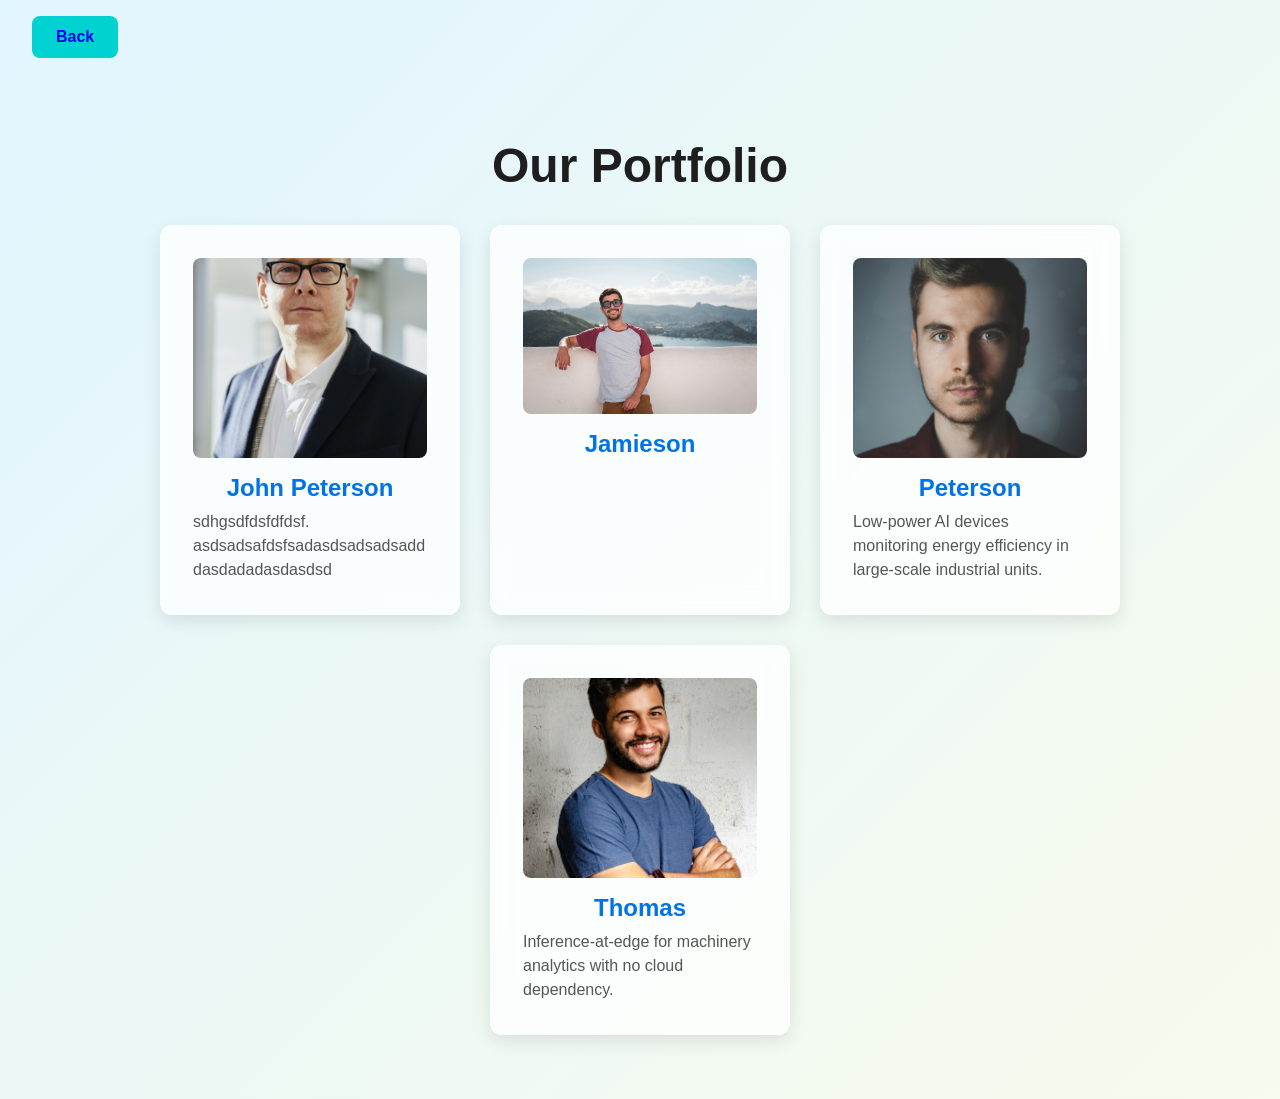
<file: about.html>
<!DOCTYPE html>
<html lang="en">
<head>
  <meta charset="UTF-8" />
  <meta name="viewport" content="width=device-width, initial-scale=1.0" />
  <title>CIMETRIC Portfolio</title>
  <link rel="stylesheet" href="styl.css" />
</head>
<body>
    <div class="btn"><a href="index.html">Back</a></div>
    <section class="feature">
        <h1 class="section-title">Our Portfolio</h1>
        <div class="feature-grid">
            <div class="feature-card">
                <img src="one_p.jpg" alt="Project One" />
                <h2>John Peterson</h2>
                <p>sdhgsdfdsfdfdsf.
                    asdsadsafdsfsadasdsadsadsadddasdadadasdasdsd
                </p>
            </div>
            <div class="feature-card">
                <img src="two_p.jpg" alt="Project Two" />
                <h2>Jamieson</h2>
                <p></p>
            </div>
            <div class="feature-card">
                <img src="thr_p.jpg" alt="Project Three" />
                <h2>Peterson</h2>
                <p>Low-power AI devices monitoring energy efficiency in large-scale industrial units.</p>
            </div>
            <div class="feature-card">
                <img src="four_p.jpg" alt="Project Four" />
                <h2>Thomas</h2>
                <p>Inference-at-edge for machinery analytics with no cloud dependency.</p>
            </div>
        </div>
    </section>
</body>
</html>
</file>
<file: styl.css>
* {
  margin: 0;
  padding: 0;
  box-sizing: border-box;
}

body {
  font-family: 'Segoe UI', Tahoma, Geneva, Verdana, sans-serif;
  background-color: #f5f7fa;
  color: #333;
}
a{
    text-decoration: none;
}
.btn {
  display: inline-block;
  margin: 1rem 2rem;
  padding: 0.75rem 1.5rem;
  background-color: #00d1d1;
  color: #fff;
  text-decoration: none;
  border-radius: 8px;
  font-weight: bold;
  transition: background-color 0.3s ease;
}

.btn:hover {
  background-color: #00b3b3;
}

.feature {
  padding: 4rem 2rem;
  text-align: center;
}

.section-title {
  font-size: 3rem;
  margin-bottom: 2rem;
  color: #1e1e1e;
}

.feature-grid {
  display: flex;
  justify-content: center;
  flex-wrap: wrap;
  gap: 30px;
}

.feature-card {
  background: #fff;
  border-radius: 12px;
  box-shadow: 0 6px 18px rgba(0, 0, 0, 0.1);
  padding: 2rem;
  max-width: 300px;
  width: 100%;
  text-align: left;
  transition: transform 0.3s ease;
  display: flex;
  flex-direction: column;
  align-items: center;
  word-wrap: break-word;
  overflow-wrap: break-word;
}

.feature-card:hover {
  transform: translateY(-5px);
}

.feature-card img {
  width: 100%;
  height: auto;
  max-height: 200px;
  object-fit: cover;
  border-radius: 8px;
  margin-bottom: 1rem;
}

.feature-card h2 {
  font-size: 1.5rem;
  color: #0073e6;
  margin-bottom: 0.5rem;
  text-align: center;
}

.feature-card p {
  font-size: 1rem;
  color: #555;
  text-align: left;
  width: 100%;
  line-height: 1.5;
}
/* Animations */

body {
  font-family: 'Segoe UI', Tahoma, Geneva, Verdana, sans-serif;
  background: linear-gradient(-45deg, #f5f7fa, #e3f2fd, #fffde7, #e1f5fe);
  background-size: 400% 400%;
  animation: gradientBG 15s ease infinite;
  color: #333;
}

@keyframes gradientBG {
  0% { background-position: 0% 50%; }
  50% { background-position: 100% 50%; }
  100% { background-position: 0% 50%; }
}
@keyframes fadeInUp {
  0% {
    opacity: 0;
    transform: translateY(30px);
  }
  100% {
    opacity: 1;
    transform: translateY(0);
  }
}

.feature-card {
  animation: fadeInUp 0.8s ease forwards;
  opacity: 0;
}

.feature-card:nth-child(1) {
  animation-delay: 0.2s;
}
.feature-card:nth-child(2) {
  animation-delay: 0.4s;
}
.feature-card:nth-child(3) {
  animation-delay: 0.6s;
}
.feature-card:nth-child(4) {
  animation-delay: 0.8s;
}
.feature-card img {
  width: 100%;
  height: auto;
  max-height: 200px;
  object-fit: cover;
  border-radius: 8px;
  margin-bottom: 1rem;
  transition: transform 0.3s ease;
}

.feature-card img:hover {
  transform: scale(1.05);
}
.feature-card {
  background: rgba(255, 255, 255, 0.75);
  backdrop-filter: blur(10px);
  -webkit-backdrop-filter: blur(10px);
  border: 1px solid rgba(255, 255, 255, 0.3);
}
</file>
